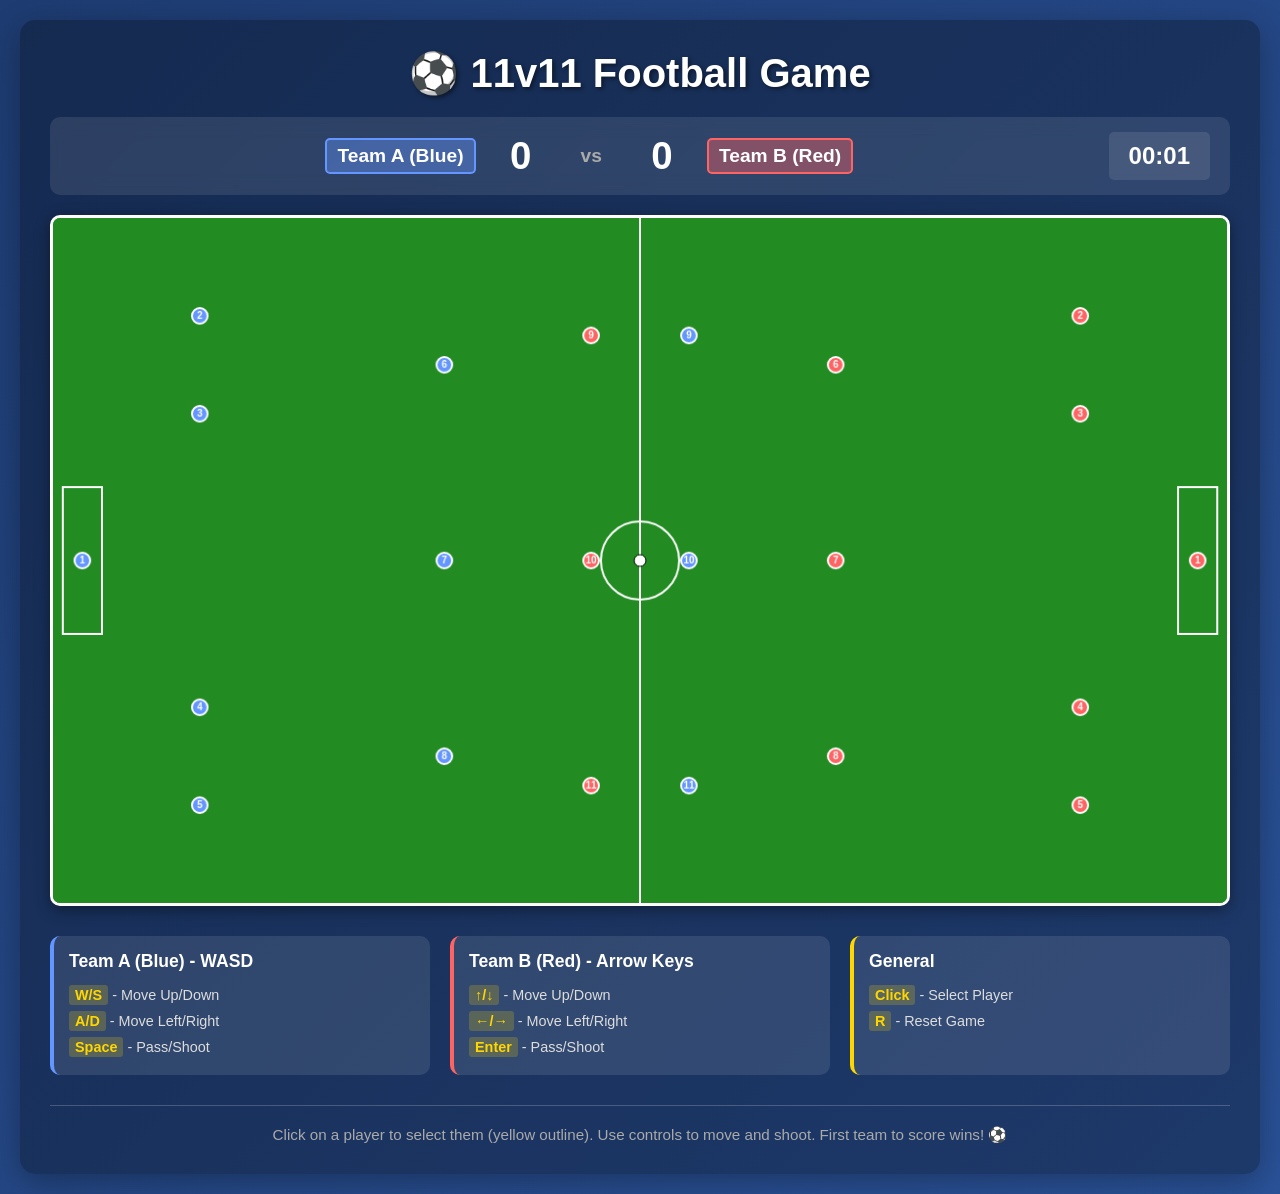
<file: index.html>
<!DOCTYPE html>
<html lang="en">
<head>
    <meta charset="UTF-8">
    <meta name="viewport" content="width=device-width, initial-scale=1.0">
    <title>11v11 Football Game</title>
    <style>
* {
    margin: 0;
    padding: 0;
    box-sizing: border-box;
}

body {
    font-family: 'Arial', sans-serif;
    background: linear-gradient(135deg, #1e3c72 0%, #2a5298 100%);
    color: white;
    min-height: 100vh;
    padding: 20px;
}

.container {
    max-width: 1300px;
    margin: 0 auto;
    background: rgba(0, 0, 0, 0.3);
    padding: 30px;
    border-radius: 15px;
    box-shadow: 0 8px 32px rgba(0, 0, 0, 0.3);
}

h1 {
    text-align: center;
    font-size: 2.5em;
    margin-bottom: 20px;
    text-shadow: 2px 2px 4px rgba(0, 0, 0, 0.5);
}

.info-panel {
    display: flex;
    justify-content: space-between;
    align-items: center;
    margin-bottom: 20px;
    background: rgba(255, 255, 255, 0.1);
    padding: 15px 20px;
    border-radius: 10px;
    backdrop-filter: blur(10px);
}

.score {
    display: flex;
    align-items: center;
    gap: 30px;
    flex: 1;
    justify-content: center;
}

.team-score {
    display: flex;
    align-items: center;
    gap: 15px;
    font-size: 1.2em;
}

.team-name {
    font-weight: bold;
    padding: 5px 10px;
    border-radius: 5px;
    min-width: 120px;
    text-align: center;
}

.team-name.blue {
    background: rgba(100, 150, 255, 0.4);
    border: 2px solid #6496ff;
}

.team-name.red {
    background: rgba(255, 100, 100, 0.4);
    border: 2px solid #ff6464;
}

.score-value {
    font-size: 2em;
    font-weight: bold;
    min-width: 60px;
    text-align: center;
}

.vs {
    font-size: 1.2em;
    color: #aaa;
    font-weight: bold;
}

.timer {
    font-size: 1.5em;
    font-weight: bold;
    background: rgba(255, 255, 255, 0.1);
    padding: 10px 20px;
    border-radius: 5px;
    min-width: 100px;
    text-align: center;
}

#gameCanvas {
    display: block;
    width: 100%;
    height: auto;
    max-width: 1200px;
    margin: 20px auto;
    border: 3px solid white;
    border-radius: 10px;
    box-shadow: 0 4px 15px rgba(0, 0, 0, 0.4);
    background: #228B22;
    cursor: crosshair;
}

.controls {
    display: grid;
    grid-template-columns: repeat(auto-fit, minmax(250px, 1fr));
    gap: 20px;
    margin-top: 30px;
}

.control-group {
    background: rgba(255, 255, 255, 0.1);
    padding: 15px;
    border-radius: 10px;
    border-left: 4px solid #6496ff;
}

.control-group:nth-child(2) {
    border-left-color: #ff6464;
}

.control-group:nth-child(3) {
    border-left-color: #ffd700;
}

.control-group h3 {
    margin-bottom: 10px;
    font-size: 1.1em;
}

.control-group ul {
    list-style: none;
}

.control-group li {
    padding: 5px 0;
    font-size: 0.9em;
    color: #ddd;
}

.control-group li strong {
    color: #ffd700;
    background: rgba(255, 215, 0, 0.2);
    padding: 2px 6px;
    border-radius: 3px;
}

.footer {
    text-align: center;
    margin-top: 30px;
    padding-top: 20px;
    border-top: 1px solid rgba(255, 255, 255, 0.2);
    color: #aaa;
    font-size: 0.95em;
}

@media (max-width: 768px) {
    .container {
        padding: 15px;
    }

    h1 {
        font-size: 1.8em;
        margin-bottom: 15px;
    }

    .info-panel {
        flex-direction: column;
        gap: 15px;
    }

    .score {
        gap: 15px;
    }

    .team-score {
        gap: 10px;
        font-size: 1em;
    }

    .score-value {
        font-size: 1.5em;
    }

    .controls {
        grid-template-columns: 1fr;
    }
}
    </style>
</head>
<body>
    <div class="container">
        <h1>⚽ 11v11 Football Game</h1>
        <div class="info-panel">
            <div class="score">
                <div class="team-score">
                    <span class="team-name blue">Team A (Blue)</span>
                    <span class="score-value" id="scoreA">0</span>
                </div>
                <span class="vs">vs</span>
                <div class="team-score">
                    <span class="score-value" id="scoreB">0</span>
                    <span class="team-name red">Team B (Red)</span>
                </div>
            </div>
            <div class="timer">
                <span id="gameTime">00:00</span>
            </div>
        </div>

        <canvas id="gameCanvas" width="1200" height="700"></canvas>

        <div class="controls">
            <div class="control-group">
                <h3>Team A (Blue) - WASD</h3>
                <ul>
                    <li><strong>W/S</strong> - Move Up/Down</li>
                    <li><strong>A/D</strong> - Move Left/Right</li>
                    <li><strong>Space</strong> - Pass/Shoot</li>
                </ul>
            </div>
            <div class="control-group">
                <h3>Team B (Red) - Arrow Keys</h3>
                <ul>
                    <li><strong>↑/↓</strong> - Move Up/Down</li>
                    <li><strong>←/→</strong> - Move Left/Right</li>
                    <li><strong>Enter</strong> - Pass/Shoot</li>
                </ul>
            </div>
            <div class="control-group">
                <h3>General</h3>
                <ul>
                    <li><strong>Click</strong> - Select Player</li>
                    <li><strong>R</strong> - Reset Game</li>
                </ul>
            </div>
        </div>

        <div class="footer">
            <p>Click on a player to select them (yellow outline). Use controls to move and shoot. First team to score wins! ⚽</p>
        </div>
    </div>

    <script>
// Game Configuration
const CANVAS = document.getElementById('gameCanvas');
const CTX = CANVAS.getContext('2d');
const GAME_WIDTH = CANVAS.width;
const GAME_HEIGHT = CANVAS.height;

// Game Variables
let gameTime = 0;
let scoreA = 0;
let scoreB = 0;
let selectedPlayerTeam = null;
let selectedPlayerIndex = -1;

// Keyboard State
const keys = {};

// Player Class
class Player {
    constructor(x, y, number, teamColor) {
        this.x = x;
        this.y = y;
        this.number = number;
        this.color = teamColor;
        this.vx = 0;
        this.vy = 0;
        this.radius = 8;
        this.maxSpeed = 5;
        this.selected = false;
    }

    update(width, height) {
        this.x += this.vx;
        this.y += this.vy;
        this.vx *= 0.95;
        this.vy *= 0.95;

        if (this.x < this.radius) this.x = this.radius;
        if (this.x > width - this.radius) this.x = width - this.radius;
        if (this.y < this.radius) this.y = this.radius;
        if (this.y > height - this.radius) this.y = height - this.radius;
    }

    move(dx, dy) {
        this.vx += dx;
        this.vy += dy;
        const speed = Math.sqrt(this.vx * this.vx + this.vy * this.vy);
        if (speed > this.maxSpeed) {
            this.vx = (this.vx / speed) * this.maxSpeed;
            this.vy = (this.vy / speed) * this.maxSpeed;
        }
    }

    shoot(ball) {
        const dx = ball.x - this.x;
        const dy = ball.y - this.y;
        const distance = Math.sqrt(dx * dx + dy * dy);
        if (distance > 0) {
            ball.vx = (dx / distance) * 7;
            ball.vy = (dy / distance) * 7;
        }
    }

    draw(ctx) {
        ctx.beginPath();
        ctx.arc(this.x, this.y, this.radius, 0, Math.PI * 2);
        ctx.fillStyle = this.color;
        ctx.fill();
        
        if (this.selected) {
            ctx.strokeStyle = '#FFD700';
            ctx.lineWidth = 3;
        } else {
            ctx.strokeStyle = 'white';
            ctx.lineWidth = 2;
        }
        ctx.stroke();

        ctx.fillStyle = 'white';
        ctx.font = 'bold 10px Arial';
        ctx.textAlign = 'center';
        ctx.textBaseline = 'middle';
        ctx.fillText(this.number, this.x, this.y);
    }

    contains(x, y) {
        const dx = x - this.x;
        const dy = y - this.y;
        return Math.sqrt(dx * dx + dy * dy) <= this.radius + 5;
    }

    getBounds() {
        return {
            left: this.x - this.radius,
            right: this.x + this.radius,
            top: this.y - this.radius,
            bottom: this.y + this.radius
        };
    }
}

// Ball Class
class Ball {
    constructor(x, y) {
        this.x = x;
        this.y = y;
        this.vx = 0;
        this.vy = 0;
        this.radius = 6;
        this.maxSpeed = 10;
    }

    update() {
        this.x += this.vx;
        this.y += this.vy;
        this.vx *= 0.98;
        this.vy *= 0.98;

        if (this.y <= this.radius || this.y >= GAME_HEIGHT - this.radius) {
            this.vy *= -0.8;
        }
        if (this.x <= this.radius) {
            this.vx *= -0.8;
            this.x = this.radius;
        }
        if (this.x >= GAME_WIDTH - this.radius) {
            this.vx *= -0.8;
            this.x = GAME_WIDTH - this.radius;
        }

        const speed = Math.sqrt(this.vx * this.vx + this.vy * this.vy);
        if (speed > this.maxSpeed) {
            this.vx = (this.vx / speed) * this.maxSpeed;
            this.vy = (this.vy / speed) * this.maxSpeed;
        }
    }

    bounce(playerX, playerY) {
        const dx = this.x - playerX;
        const dy = this.y - playerY;
        const distance = Math.sqrt(dx * dx + dy * dy);
        if (distance > 0.1) {
            this.vx = (dx / distance) * 6;
            this.vy = (dy / distance) * 6;
        }
    }

    reset(x, y) {
        this.x = x;
        this.y = y;
        this.vx = 0;
        this.vy = 0;
    }

    draw(ctx) {
        ctx.beginPath();
        ctx.arc(this.x, this.y, this.radius, 0, Math.PI * 2);
        ctx.fillStyle = 'white';
        ctx.fill();
        ctx.strokeStyle = '#000';
        ctx.lineWidth = 1;
        ctx.stroke();
    }

    getBounds() {
        return {
            left: this.x - this.radius,
            right: this.x + this.radius,
            top: this.y - this.radius,
            bottom: this.y + this.radius
        };
    }
}

// Team Class
class Team {
    constructor(name, color, startX) {
        this.name = name;
        this.color = color;
        this.startX = startX;
        this.players = [];
        this.initializeFormation();
    }

    initializeFormation() {
        this.players = [];

        // Goalkeeper
        const gkX = this.startX < GAME_WIDTH / 2 ? 30 : GAME_WIDTH - 30;
        this.players.push(new Player(gkX, GAME_HEIGHT / 2, 1, this.color));

        // Defenders (4)
        const defenseY = [100, 200, GAME_HEIGHT - 200, GAME_HEIGHT - 100];
        const defX = this.startX < GAME_WIDTH / 2 ? 150 : GAME_WIDTH - 150;
        for (let i = 0; i < 4; i++) {
            this.players.push(new Player(defX, defenseY[i], 2 + i, this.color));
        }

        // Midfielders (3)
        const midfieldY = [150, GAME_HEIGHT / 2, GAME_HEIGHT - 150];
        const midX = this.startX < GAME_WIDTH / 2 ? 400 : GAME_WIDTH - 400;
        for (let i = 0; i < 3; i++) {
            this.players.push(new Player(midX, midfieldY[i], 6 + i, this.color));
        }

        // Forwards (3)
        const forwardY = [120, GAME_HEIGHT / 2, GAME_HEIGHT - 120];
        const fwdX = this.startX < GAME_WIDTH / 2 ? 650 : GAME_WIDTH - 650;
        for (let i = 0; i < 3; i++) {
            this.players.push(new Player(fwdX, forwardY[i], 9 + i, this.color));
        }
    }

    update() {
        for (let player of this.players) {
            player.update(GAME_WIDTH, GAME_HEIGHT);
        }
    }

    selectPlayer(x, y) {
        for (let i = 0; i < this.players.length; i++) {
            if (this.players[i].contains(x, y)) {
                this.deselectAll();
                this.players[i].selected = true;
                return i;
            }
        }
        return -1;
    }

    deselectAll() {
        for (let player of this.players) {
            player.selected = false;
        }
    }

    moveSelected(dx, dy) {
        if (selectedPlayerIndex >= 0 && selectedPlayerTeam === this) {
            this.players[selectedPlayerIndex].move(dx, dy);
        }
    }

    shootWithSelected(ball) {
        if (selectedPlayerIndex >= 0 && selectedPlayerTeam === this) {
            this.players[selectedPlayerIndex].shoot(ball);
        }
    }

    draw(ctx) {
        for (let player of this.players) {
            player.draw(ctx);
        }
    }

    reset() {
        this.initializeFormation();
    }
}

// Initialize Game
const teamA = new Team('Team A', '#6496FF', 50);
const teamB = new Team('Team B', '#FF6464', GAME_WIDTH - 50);
const ball = new Ball(GAME_WIDTH / 2, GAME_HEIGHT / 2);

// Event Listeners
document.addEventListener('keydown', (e) => {
    keys[e.key.toLowerCase()] = true;

    if (e.key === 'r' || e.key === 'R') {
        resetGame();
    }
});

document.addEventListener('keyup', (e) => {
    keys[e.key.toLowerCase()] = false;
});

CANVAS.addEventListener('click', (e) => {
    const rect = CANVAS.getBoundingClientRect();
    const x = (e.clientX - rect.left) * (CANVAS.width / rect.width);
    const y = (e.clientY - rect.top) * (CANVAS.height / rect.height);

    let index = teamA.selectPlayer(x, y);
    if (index >= 0) {
        selectedPlayerTeam = teamA;
        selectedPlayerIndex = index;
        teamB.deselectAll();
    } else {
        index = teamB.selectPlayer(x, y);
        if (index >= 0) {
            selectedPlayerTeam = teamB;
            selectedPlayerIndex = index;
            teamA.deselectAll();
        }
    }
});

// Input Handling
function handleInput() {
    // Team A (WASD)
    if (keys['w']) teamA.moveSelected(0, -2);
    if (keys['s']) teamA.moveSelected(0, 2);
    if (keys['a']) teamA.moveSelected(-2, 0);
    if (keys['d']) teamA.moveSelected(2, 0);
    if (keys[' ']) teamA.shootWithSelected(ball);

    // Team B (Arrow Keys)
    if (keys['arrowup']) teamB.moveSelected(0, -2);
    if (keys['arrowdown']) teamB.moveSelected(0, 2);
    if (keys['arrowleft']) teamB.moveSelected(-2, 0);
    if (keys['arrowright']) teamB.moveSelected(2, 0);
    if (keys['enter']) teamB.shootWithSelected(ball);
}

// Collision Detection
function checkCollisions() {
    // Ball with Team A
    for (let player of teamA.players) {
        const pb = player.getBounds();
        const bb = ball.getBounds();
        if (!(pb.right < bb.left || pb.left > bb.right || pb.bottom < bb.top || pb.top > bb.bottom)) {
            ball.bounce(player.x, player.y);
        }
    }

    // Ball with Team B
    for (let player of teamB.players) {
        const pb = player.getBounds();
        const bb = ball.getBounds();
        if (!(pb.right < bb.left || pb.left > bb.right || pb.bottom < bb.top || pb.top > bb.bottom)) {
            ball.bounce(player.x, player.y);
        }
    }
}

// Goal Detection
function checkGoals() {
    const goalHeight = 100;
    const goalStartY = GAME_HEIGHT / 2 - 50;
    const goalEndY = GAME_HEIGHT / 2 + 50;

    // Goal for Team B (left side)
    if (ball.x < 5 && ball.y > goalStartY && ball.y < goalEndY) {
        scoreB++;
        resetBall();
        document.getElementById('scoreB').textContent = scoreB;
    }

    // Goal for Team A (right side)
    if (ball.x > GAME_WIDTH - 5 && ball.y > goalStartY && ball.y < goalEndY) {
        scoreA++;
        resetBall();
        document.getElementById('scoreA').textContent = scoreA;
    }
}

// Draw Pitch
function drawPitch() {
    // Background
    CTX.fillStyle = '#228B22';
    CTX.fillRect(0, 0, GAME_WIDTH, GAME_HEIGHT);

    // Center line
    CTX.strokeStyle = 'white';
    CTX.lineWidth = 2;
    CTX.beginPath();
    CTX.moveTo(GAME_WIDTH / 2, 0);
    CTX.lineTo(GAME_WIDTH / 2, GAME_HEIGHT);
    CTX.stroke();

    // Center circle
    CTX.beginPath();
    CTX.arc(GAME_WIDTH / 2, GAME_HEIGHT / 2, 40, 0, Math.PI * 2);
    CTX.stroke();

    // Center spot
    CTX.fillStyle = 'white';
    CTX.beginPath();
    CTX.arc(GAME_WIDTH / 2, GAME_HEIGHT / 2, 3, 0, Math.PI * 2);
    CTX.fill();

    // Goal areas
    CTX.strokeStyle = 'white';
    CTX.lineWidth = 2;
    CTX.strokeRect(10, GAME_HEIGHT / 2 - 75, 40, 150);
    CTX.strokeRect(GAME_WIDTH - 50, GAME_HEIGHT / 2 - 75, 40, 150);
}

// Game Loop
let lastTime = Date.now();
function gameLoop() {
    const currentTime = Date.now();
    const deltaTime = (currentTime - lastTime) / 1000;
    lastTime = currentTime;

    gameTime += deltaTime;
    document.getElementById('gameTime').textContent = formatTime(gameTime);

    handleInput();
    teamA.update();
    teamB.update();
    ball.update();
    checkCollisions();
    checkGoals();

    // Draw
    drawPitch();
    teamA.draw(CTX);
    teamB.draw(CTX);
    ball.draw(CTX);

    requestAnimationFrame(gameLoop);
}

// Helper Functions
function formatTime(seconds) {
    const mins = Math.floor(seconds / 60);
    const secs = Math.floor(seconds % 60);
    return `${String(mins).padStart(2, '0')}:${String(secs).padStart(2, '0')}`;
}

function resetBall() {
    ball.reset(GAME_WIDTH / 2, GAME_HEIGHT / 2);
}

function resetGame() {
    gameTime = 0;
    scoreA = 0;
    scoreB = 0;
    selectedPlayerTeam = null;
    selectedPlayerIndex = -1;
    teamA.reset();
    teamB.reset();
    ball.reset(GAME_WIDTH / 2, GAME_HEIGHT / 2);
    document.getElementById('scoreA').textContent = '0';
    document.getElementById('scoreB').textContent = '0';
}

// Start Game
gameLoop();
    </script>
</body>
</html>
</file>
<file: web/styles.css>
* {
    margin: 0;
    padding: 0;
    box-sizing: border-box;
}

body {
    font-family: 'Arial', sans-serif;
    background: linear-gradient(135deg, #1e3c72 0%, #2a5298 100%);
    color: white;
    min-height: 100vh;
    padding: 20px;
}

.container {
    max-width: 1300px;
    margin: 0 auto;
    background: rgba(0, 0, 0, 0.3);
    padding: 30px;
    border-radius: 15px;
    box-shadow: 0 8px 32px rgba(0, 0, 0, 0.3);
}

h1 {
    text-align: center;
    font-size: 2.5em;
    margin-bottom: 20px;
    text-shadow: 2px 2px 4px rgba(0, 0, 0, 0.5);
}

.info-panel {
    display: flex;
    justify-content: space-between;
    align-items: center;
    margin-bottom: 20px;
    background: rgba(255, 255, 255, 0.1);
    padding: 15px 20px;
    border-radius: 10px;
    backdrop-filter: blur(10px);
}

.score {
    display: flex;
    align-items: center;
    gap: 30px;
    flex: 1;
    justify-content: center;
}

.team-score {
    display: flex;
    align-items: center;
    gap: 15px;
    font-size: 1.2em;
}

.team-name {
    font-weight: bold;
    padding: 5px 10px;
    border-radius: 5px;
    min-width: 120px;
    text-align: center;
}

.team-name.blue {
    background: rgba(100, 150, 255, 0.4);
    border: 2px solid #6496ff;
}

.team-name.red {
    background: rgba(255, 100, 100, 0.4);
    border: 2px solid #ff6464;
}

.score-value {
    font-size: 2em;
    font-weight: bold;
    min-width: 60px;
    text-align: center;
}

.vs {
    font-size: 1.2em;
    color: #aaa;
    font-weight: bold;
}

.timer {
    font-size: 1.5em;
    font-weight: bold;
    background: rgba(255, 255, 255, 0.1);
    padding: 10px 20px;
    border-radius: 5px;
    min-width: 100px;
    text-align: center;
}

#gameCanvas {
    display: block;
    width: 100%;
    height: auto;
    max-width: 1200px;
    margin: 20px auto;
    border: 3px solid white;
    border-radius: 10px;
    box-shadow: 0 4px 15px rgba(0, 0, 0, 0.4);
    background: #228B22;
    cursor: crosshair;
}

.controls {
    display: grid;
    grid-template-columns: repeat(auto-fit, minmax(250px, 1fr));
    gap: 20px;
    margin-top: 30px;
}

.control-group {
    background: rgba(255, 255, 255, 0.1);
    padding: 15px;
    border-radius: 10px;
    border-left: 4px solid #6496ff;
}

.control-group:nth-child(2) {
    border-left-color: #ff6464;
}

.control-group:nth-child(3) {
    border-left-color: #ffd700;
}

.control-group h3 {
    margin-bottom: 10px;
    font-size: 1.1em;
}

.control-group ul {
    list-style: none;
}

.control-group li {
    padding: 5px 0;
    font-size: 0.9em;
    color: #ddd;
}

.control-group li strong {
    color: #ffd700;
    background: rgba(255, 215, 0, 0.2);
    padding: 2px 6px;
    border-radius: 3px;
}

.footer {
    text-align: center;
    margin-top: 30px;
    padding-top: 20px;
    border-top: 1px solid rgba(255, 255, 255, 0.2);
    color: #aaa;
    font-size: 0.95em;
}

@media (max-width: 768px) {
    .container {
        padding: 15px;
    }

    h1 {
        font-size: 1.8em;
        margin-bottom: 15px;
    }

    .info-panel {
        flex-direction: column;
        gap: 15px;
    }

    .score {
        gap: 15px;
    }

    .team-score {
        gap: 10px;
        font-size: 1em;
    }

    .score-value {
        font-size: 1.5em;
    }

    .controls {
        grid-template-columns: 1fr;
    }
}
</file>
